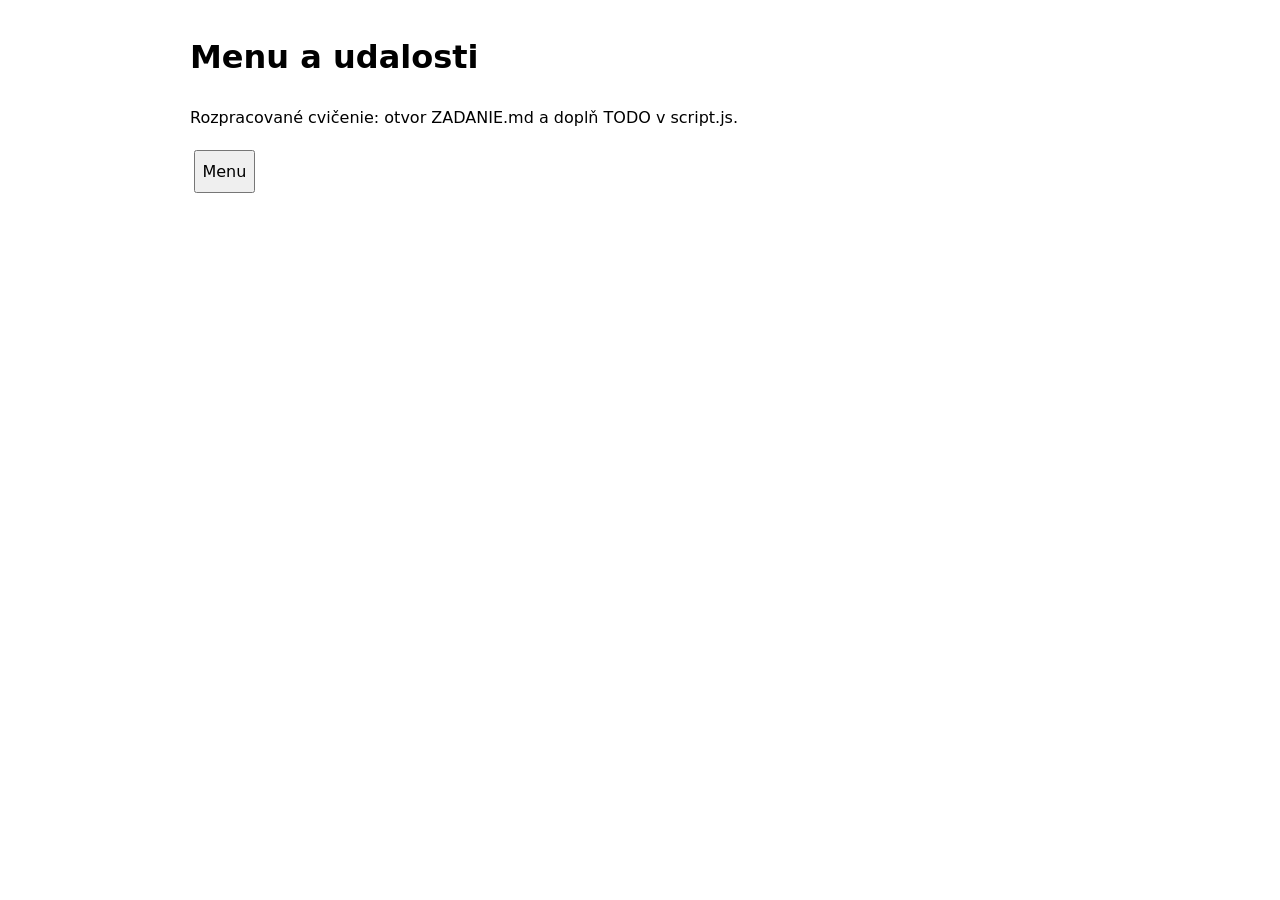
<file: cvicenia/01-menu/index.html>
<!doctype html>
<html lang="sk">
<head>
  <meta charset="UTF-8">
  <meta name="viewport" content="width=device-width, initial-scale=1">
  <title>Menu a udalosti – precvičenie</title>
  <link rel="stylesheet" href="style.css">
  <script src="script.js" defer></script>
</head>
<body>
  <main>
    <h1>Menu a udalosti</h1>
    <p>Rozpracované cvičenie: otvor ZADANIE.md a doplň TODO v script.js.</p>
    <button id="menu-toggle" aria-controls="menu" aria-expanded="false">Menu</button>
    <nav id="menu" hidden>
      <a href="#uvod">Úvod</a>
      <a href="#kontakt">Kontakt</a>
      <a href="#info">Info</a>
    </nav>
  </main>
</body>
</html>
</file>
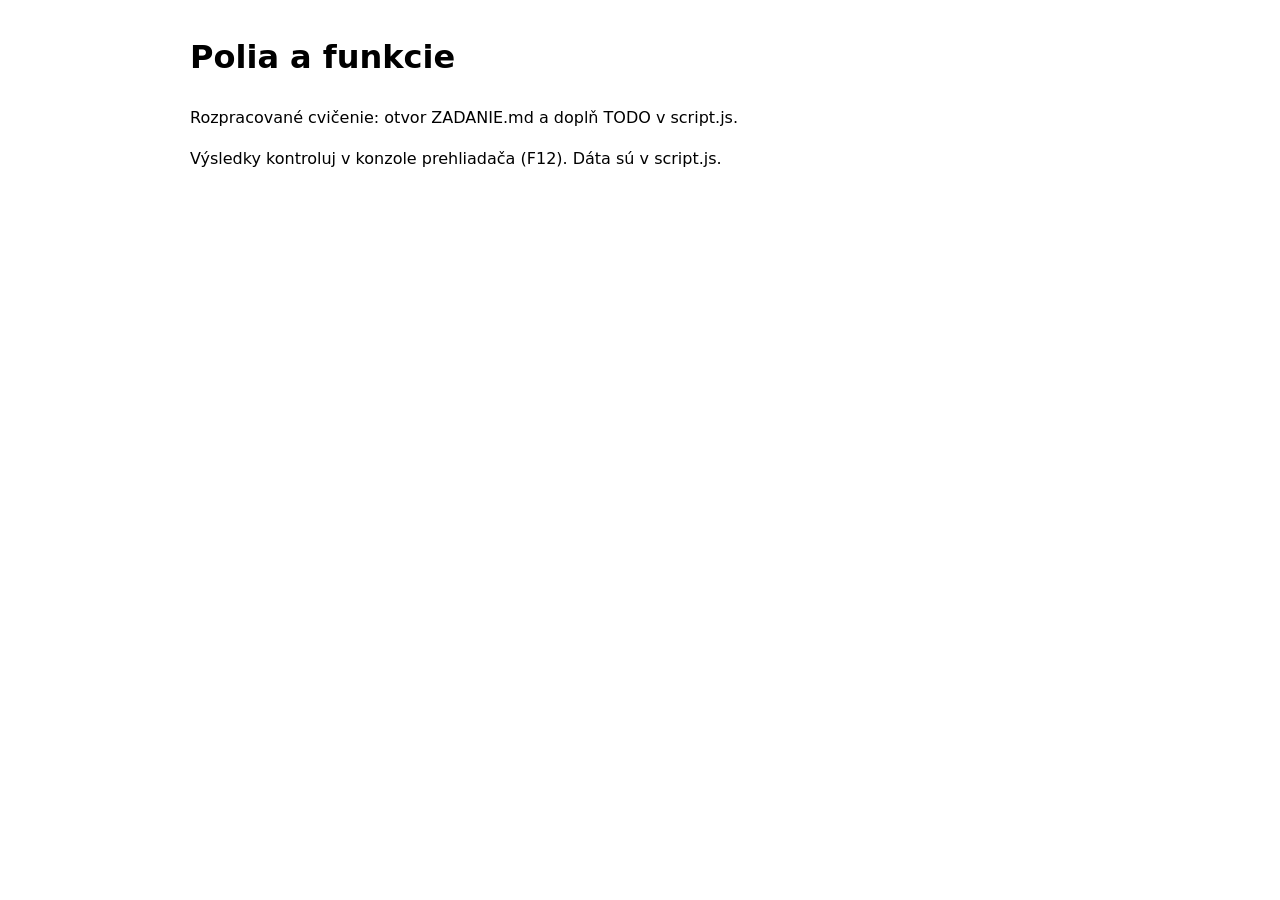
<file: cvicenia/02-polia/index.html>
<!doctype html>
<html lang="sk">
<head>
  <meta charset="UTF-8">
  <meta name="viewport" content="width=device-width, initial-scale=1">
  <title>Polia a funkcie – precvičenie</title>
  <link rel="stylesheet" href="style.css">
  <script src="script.js" defer></script>
</head>
<body>
  <main>
    <h1>Polia a funkcie</h1>
    <p>Rozpracované cvičenie: otvor ZADANIE.md a doplň TODO v script.js.</p>
    <p>Výsledky kontroluj v konzole prehliadača (F12). Dáta sú v script.js.</p>
  </main>
</body>
</html>
</file>
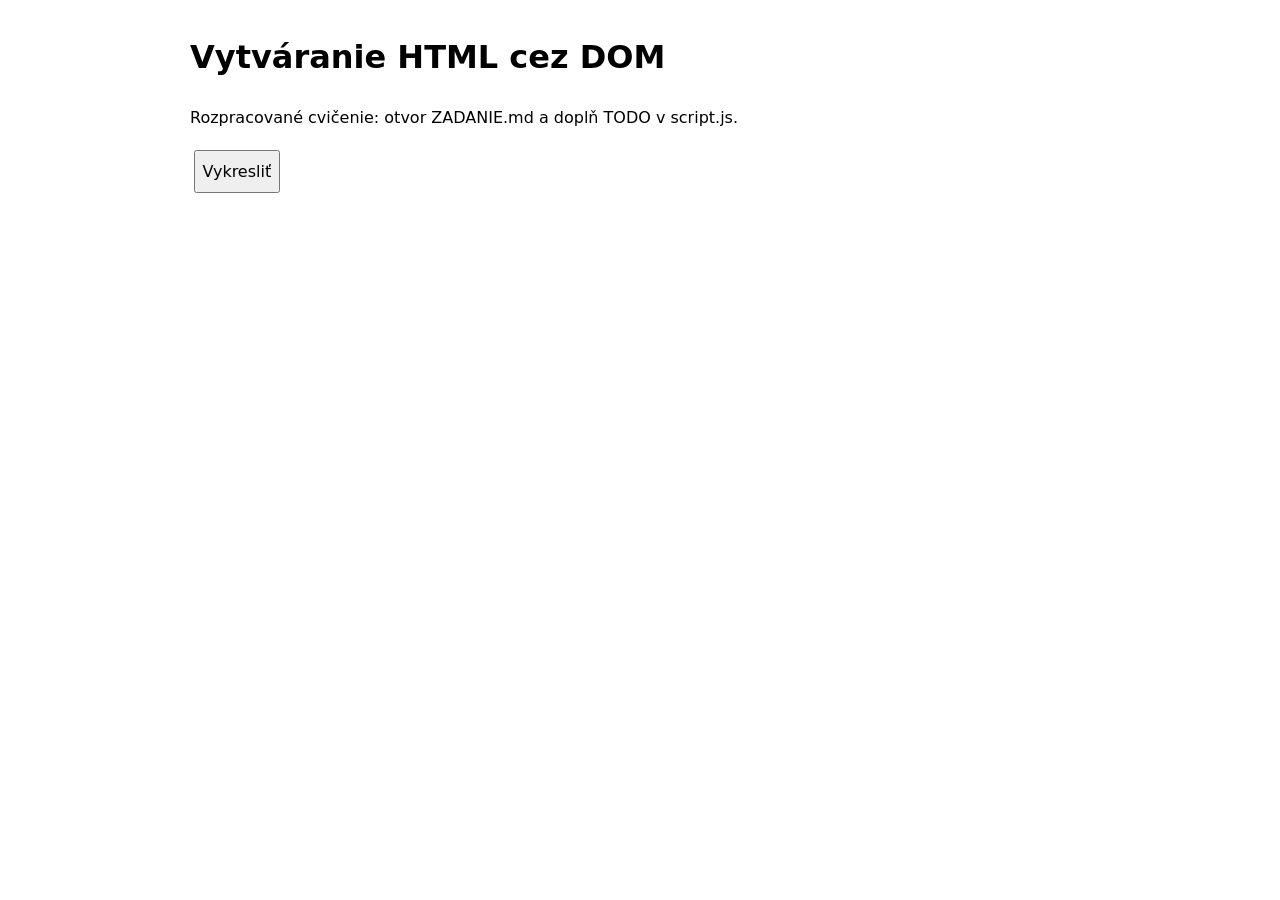
<file: cvicenia/03-vykreslenie/index.html>
<!doctype html>
<html lang="sk">
<head>
  <meta charset="UTF-8">
  <meta name="viewport" content="width=device-width, initial-scale=1">
  <title>Vytváranie HTML cez DOM – precvičenie</title>
  <link rel="stylesheet" href="style.css">
  <script src="script.js" defer></script>
</head>
<body>
  <main>
    <h1>Vytváranie HTML cez DOM</h1>
    <p>Rozpracované cvičenie: otvor ZADANIE.md a doplň TODO v script.js.</p>
    <button id="render">Vykresliť</button><div id="results" class="cards"></div>
  </main>
</body>
</html>
</file>
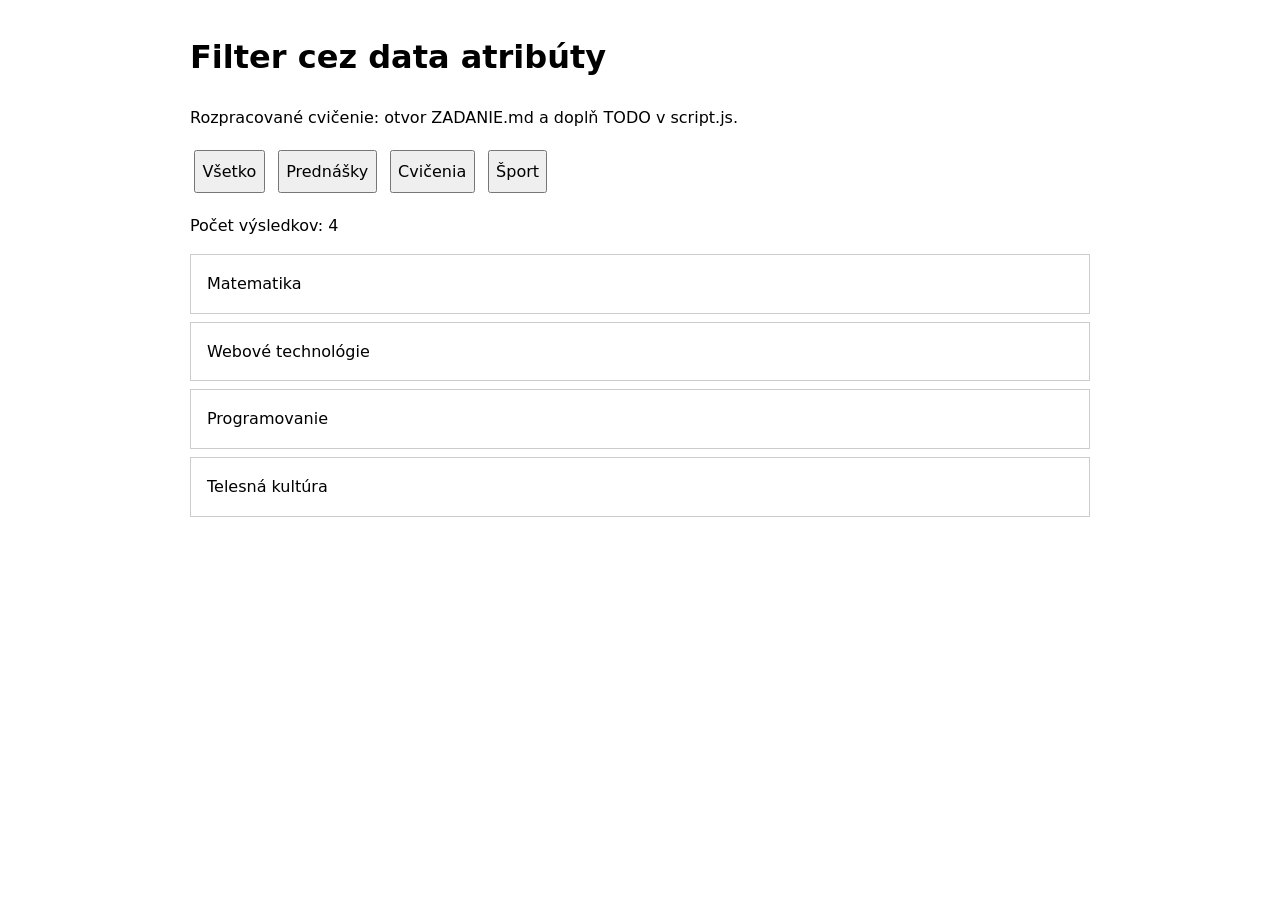
<file: cvicenia/04-filter/index.html>
<!doctype html>
<html lang="sk">
<head>
  <meta charset="UTF-8">
  <meta name="viewport" content="width=device-width, initial-scale=1">
  <title>Filter cez data atribúty – precvičenie</title>
  <link rel="stylesheet" href="style.css">
  <script src="script.js" defer></script>
</head>
<body>
  <main>
    <h1>Filter cez data atribúty</h1>
    <p>Rozpracované cvičenie: otvor ZADANIE.md a doplň TODO v script.js.</p>
    <div id="filters">
      <button data-filter="all" aria-pressed="true">Všetko</button>
      <button data-filter="lecture" aria-pressed="false">Prednášky</button>
      <button data-filter="exercise" aria-pressed="false">Cvičenia</button>
      <button data-filter="sport" aria-pressed="false">Šport</button>
    </div>
    <p id="filter-status" role="status"></p>
    <div class="cards">
      <article class="lesson" data-type="lecture">Matematika</article>
      <article class="lesson" data-type="lecture">Webové technológie</article>
      <article class="lesson" data-type="exercise">Programovanie</article>
      <article class="lesson" data-type="sport">Telesná kultúra</article>
    </div>
  </main>
</body>
</html>
</file>
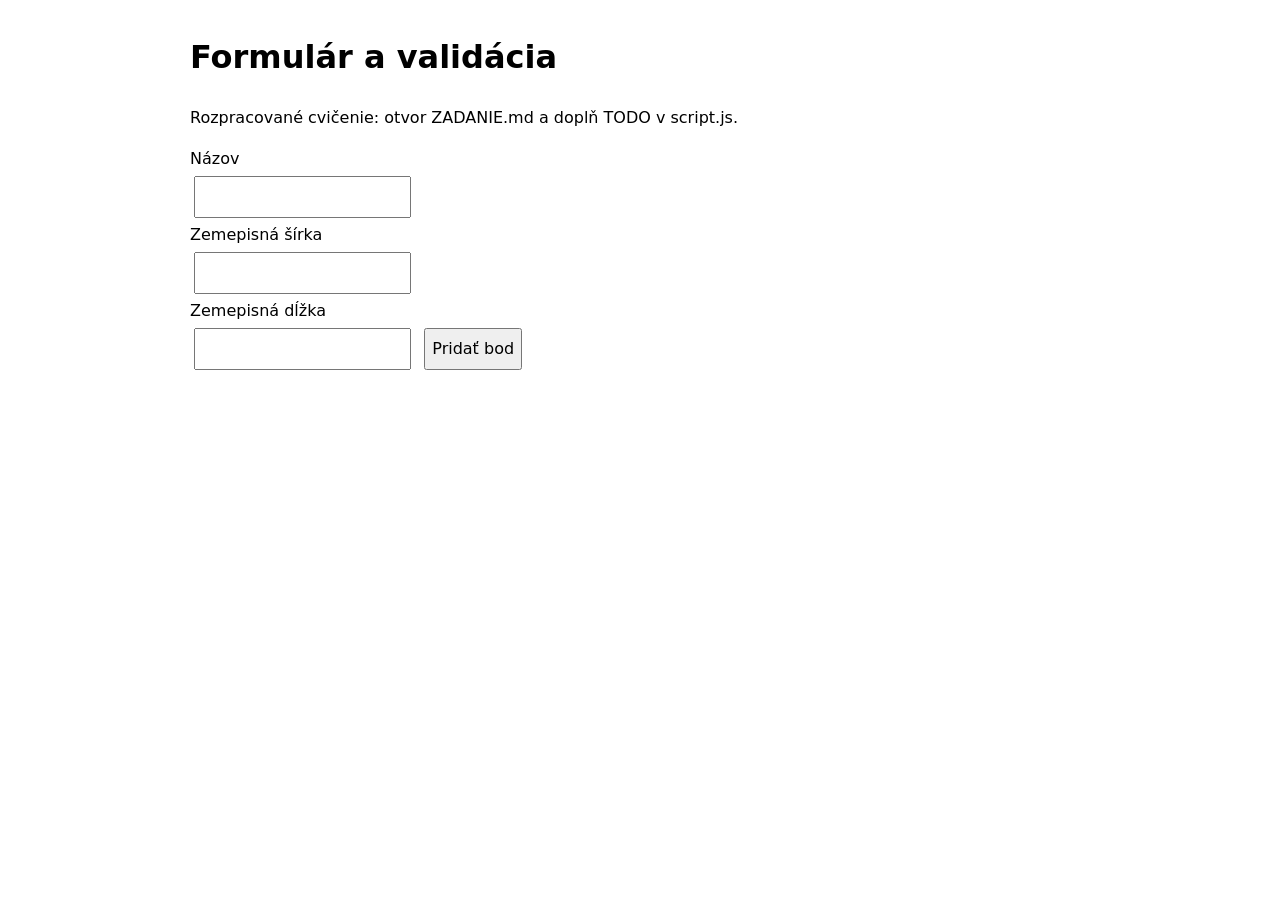
<file: cvicenia/05-formular/index.html>
<!doctype html>
<html lang="sk">
<head>
  <meta charset="UTF-8">
  <meta name="viewport" content="width=device-width, initial-scale=1">
  <title>Formulár a validácia – precvičenie</title>
  <link rel="stylesheet" href="style.css">
  <script src="script.js" defer></script>
</head>
<body>
  <main>
    <h1>Formulár a validácia</h1>
    <p>Rozpracované cvičenie: otvor ZADANIE.md a doplň TODO v script.js.</p>
    <form id="point-form" novalidate>
      <label for="point-name">Názov</label><input id="point-name" name="name">
      <label for="point-latitude">Zemepisná šírka</label><input id="point-latitude" name="latitude" type="number" step="any">
      <label for="point-longitude">Zemepisná dĺžka</label><input id="point-longitude" name="longitude" type="number" step="any">
      <button type="submit">Pridať bod</button>
    </form>
    <p id="status" role="status"></p>
    <div id="results" class="cards"></div>
  </main>
</body>
</html>
</file>
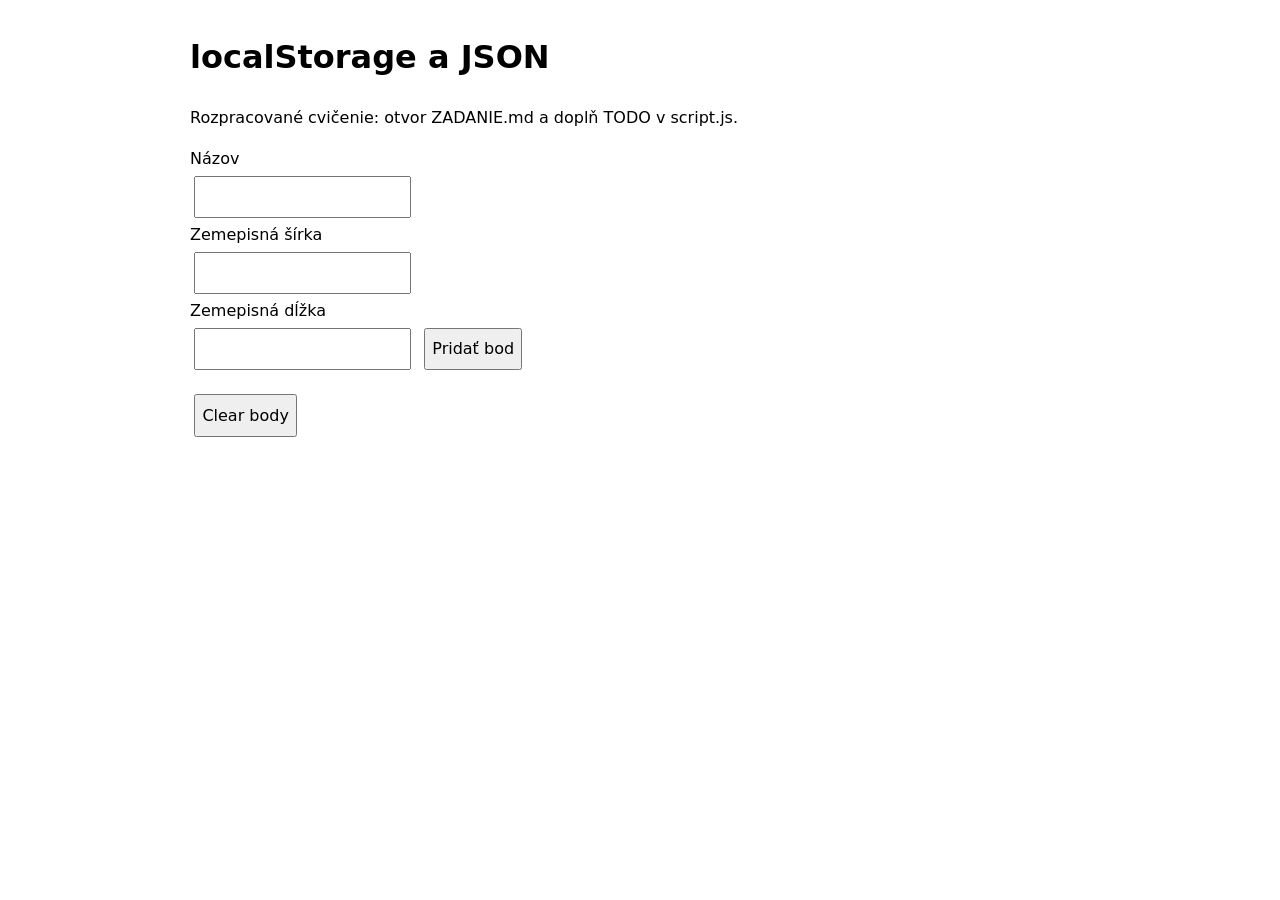
<file: cvicenia/06-localstorage/index.html>
<!doctype html>
<html lang="sk">
<head>
  <meta charset="UTF-8">
  <meta name="viewport" content="width=device-width, initial-scale=1">
  <title>Formulár a validácia – precvičenie</title>
  <link rel="stylesheet" href="style.css">
  <script src="script.js" defer></script>
</head>
<body>
  <main>
    <h1>localStorage a JSON</h1>
    <p>Rozpracované cvičenie: otvor ZADANIE.md a doplň TODO v script.js.</p>
    <form id="point-form" novalidate>
      <label for="point-name">Názov</label><input id="point-name" name="name">
      <label for="point-latitude">Zemepisná šírka</label><input id="point-latitude" name="latitude" type="number" step="any">
      <label for="point-longitude">Zemepisná dĺžka</label><input id="point-longitude" name="longitude" type="number" step="any">
      <button type="submit">Pridať bod</button>
    </form>
    <p id="status" role="status"></p>
    <button id="del">Clear body</button>
    <div id="results" class="cards"></div>
  </main>
</body>
</html>
</file>
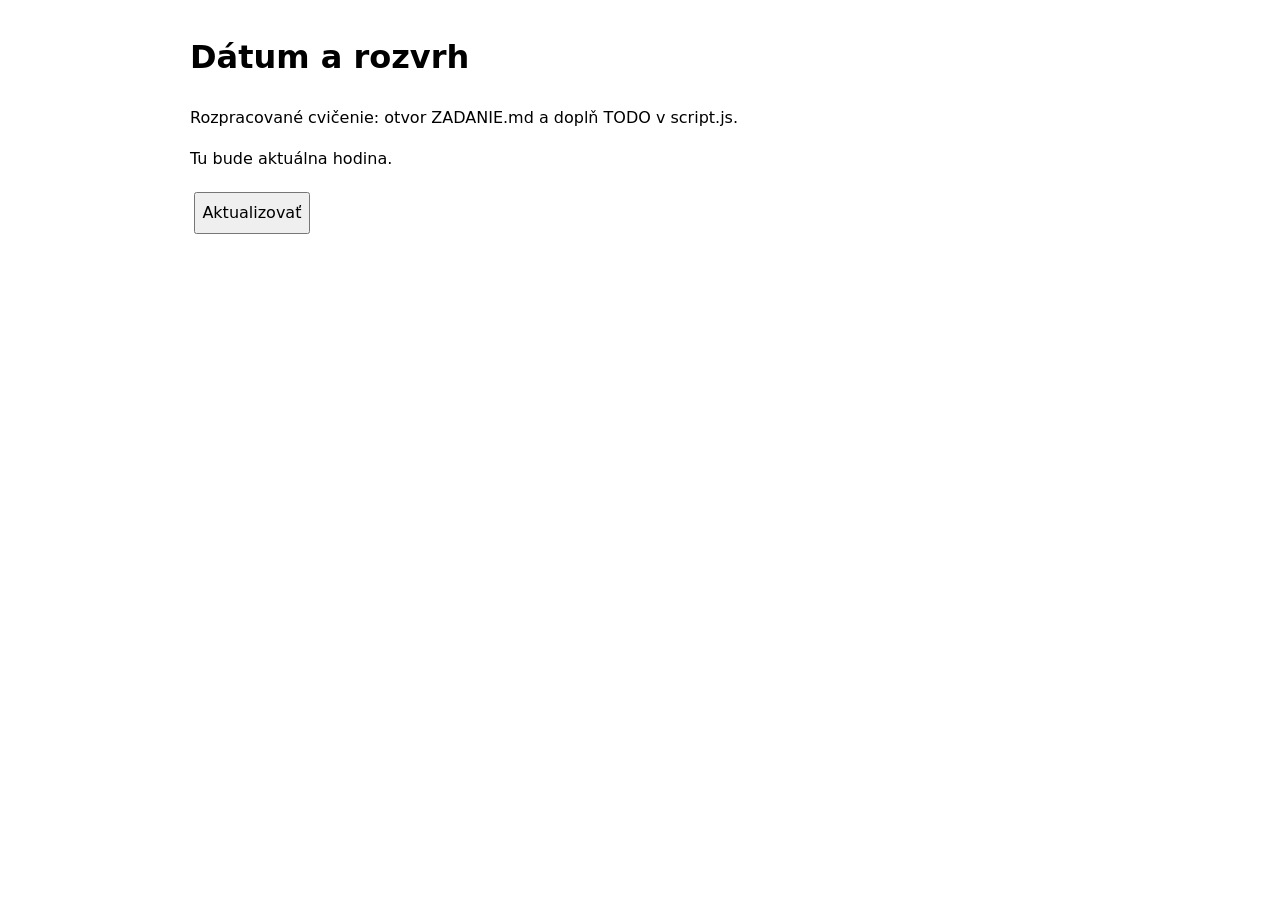
<file: cvicenia/07-datum/index.html>
<!doctype html>
<html lang="sk">
<head>
  <meta charset="UTF-8">
  <meta name="viewport" content="width=device-width, initial-scale=1">
  <title>Dátum a rozvrh – precvičenie</title>
  <link rel="stylesheet" href="style.css">
  <script src="script.js" defer></script>
</head>
<body>
  <main>
    <h1>Dátum a rozvrh</h1>
    <p>Rozpracované cvičenie: otvor ZADANIE.md a doplň TODO v script.js.</p>
    <p id="lesson-status" role="status">Tu bude aktuálna hodina.</p><button id="check">Aktualizovať</button>
  </main>
</body>
</html>
</file>
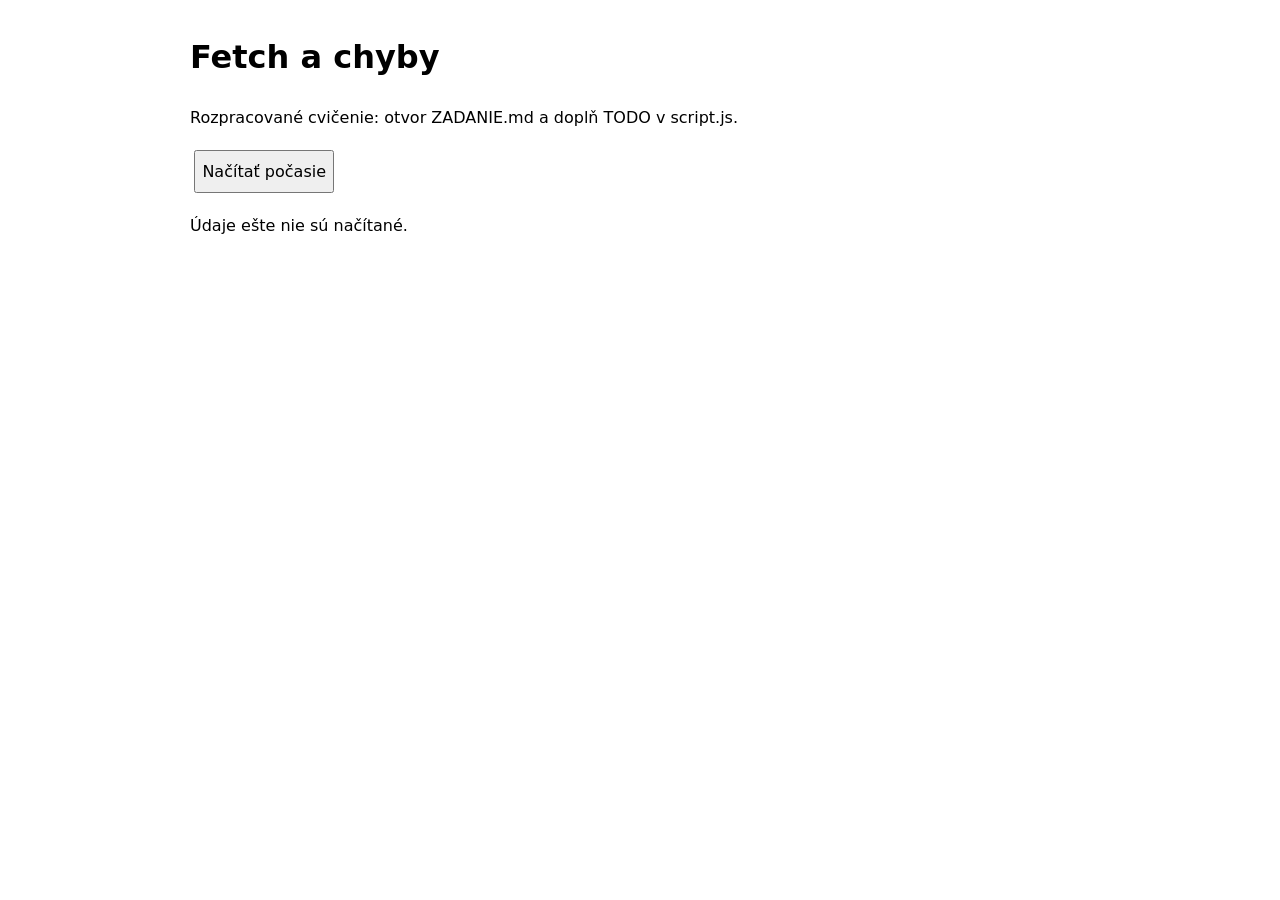
<file: cvicenia/08-fetch/index.html>
<!doctype html>
<html lang="sk">
<head>
  <meta charset="UTF-8">
  <meta name="viewport" content="width=device-width, initial-scale=1">
  <title>Fetch a chyby – precvičenie</title>
  <link rel="stylesheet" href="style.css">
  <script src="script.js" defer></script>
</head>
<body>
  <main>
    <h1>Fetch a chyby</h1>
    <p>Rozpracované cvičenie: otvor ZADANIE.md a doplň TODO v script.js.</p>
    <button id="load">Načítať počasie</button><p id="weather" role="status">Údaje ešte nie sú načítané.</p>
  </main>
</body>
</html>
</file>
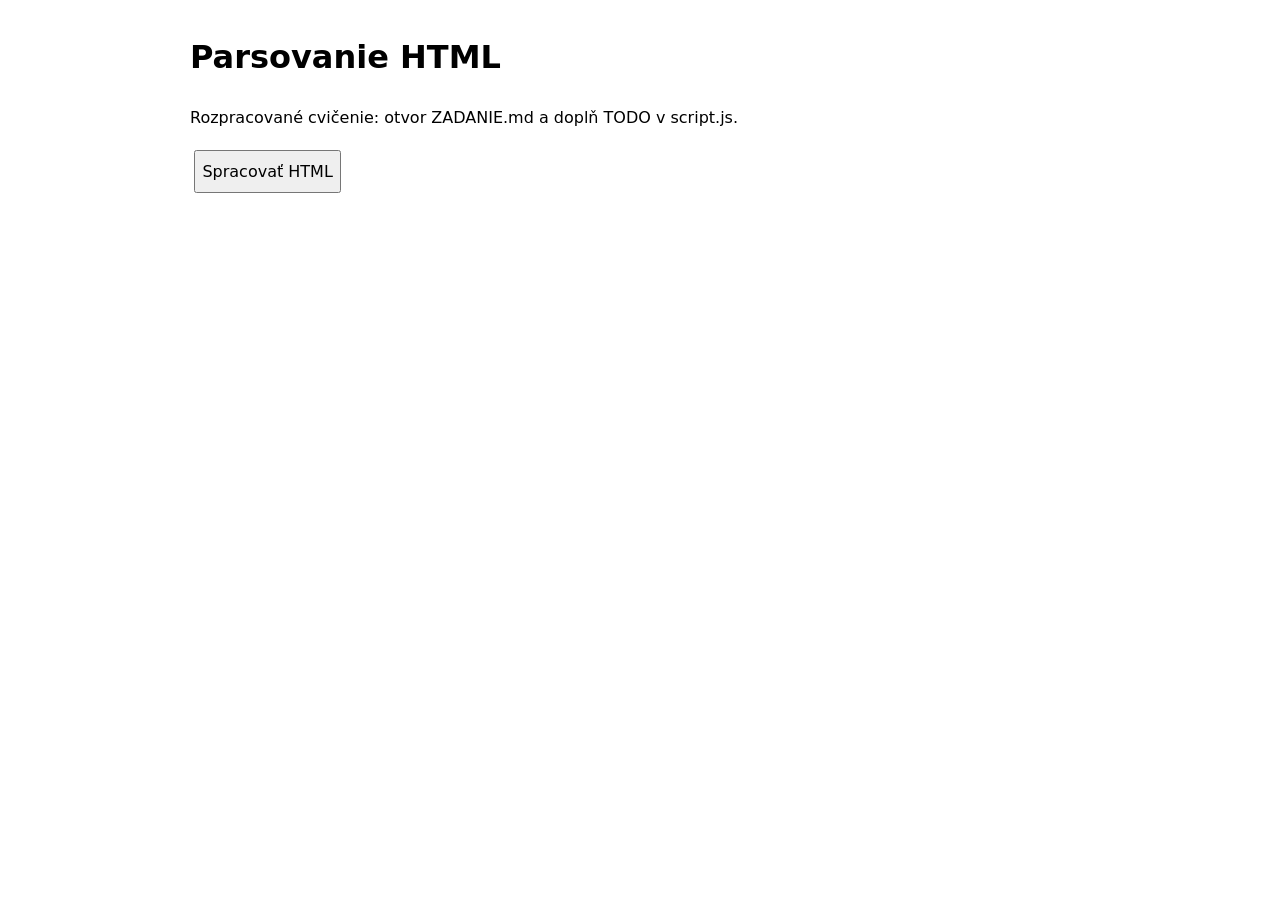
<file: cvicenia/09-parser/index.html>
<!doctype html>
<html lang="sk">
<head>
  <meta charset="UTF-8">
  <meta name="viewport" content="width=device-width, initial-scale=1">
  <title>Parsovanie HTML – precvičenie</title>
  <link rel="stylesheet" href="style.css">
  <script src="script.js" defer></script>
</head>
<body>
  <main>
    <h1>Parsovanie HTML</h1>
    <p>Rozpracované cvičenie: otvor ZADANIE.md a doplň TODO v script.js.</p>
    <button id="parse">Spracovať HTML</button><pre id="output"></pre>
  </main>
</body>
</html>
</file>
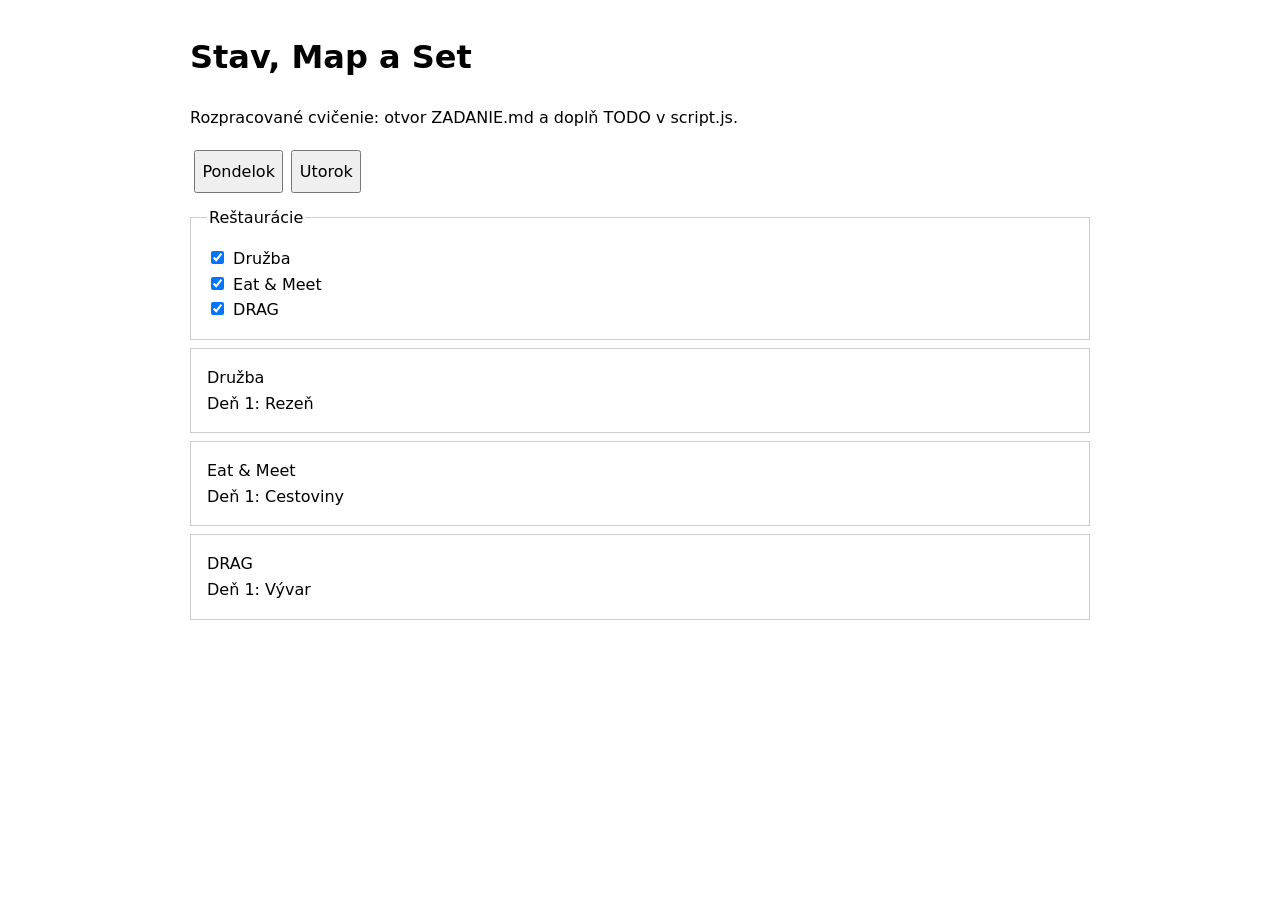
<file: cvicenia/10-stav-map-set/index.html>
<!doctype html>
<html lang="sk">
<head>
  <meta charset="UTF-8">
  <meta name="viewport" content="width=device-width, initial-scale=1">
  <title>Stav, Map a Set – precvičenie</title>
  <link rel="stylesheet" href="style.css">
  <script src="script.js" defer></script>
</head>
<body>
  <main>
    <h1>Stav, Map a Set</h1>
    <p>Rozpracované cvičenie: otvor ZADANIE.md a doplň TODO v script.js.</p>
    <div id="days"><button data-day="1">Pondelok</button><button data-day="2">Utorok</button></div>
<fieldset id="filters"><legend>Reštaurácie</legend>
<label><input type="checkbox" value="druzba" checked> Družba</label>
<label><input type="checkbox" value="eatandmeet" checked> Eat &amp; Meet</label>
<label><input type="checkbox" value="drag" checked> DRAG</label></fieldset>
<div id="results" class="cards"></div>
  </main>
</body>
</html>
</file>
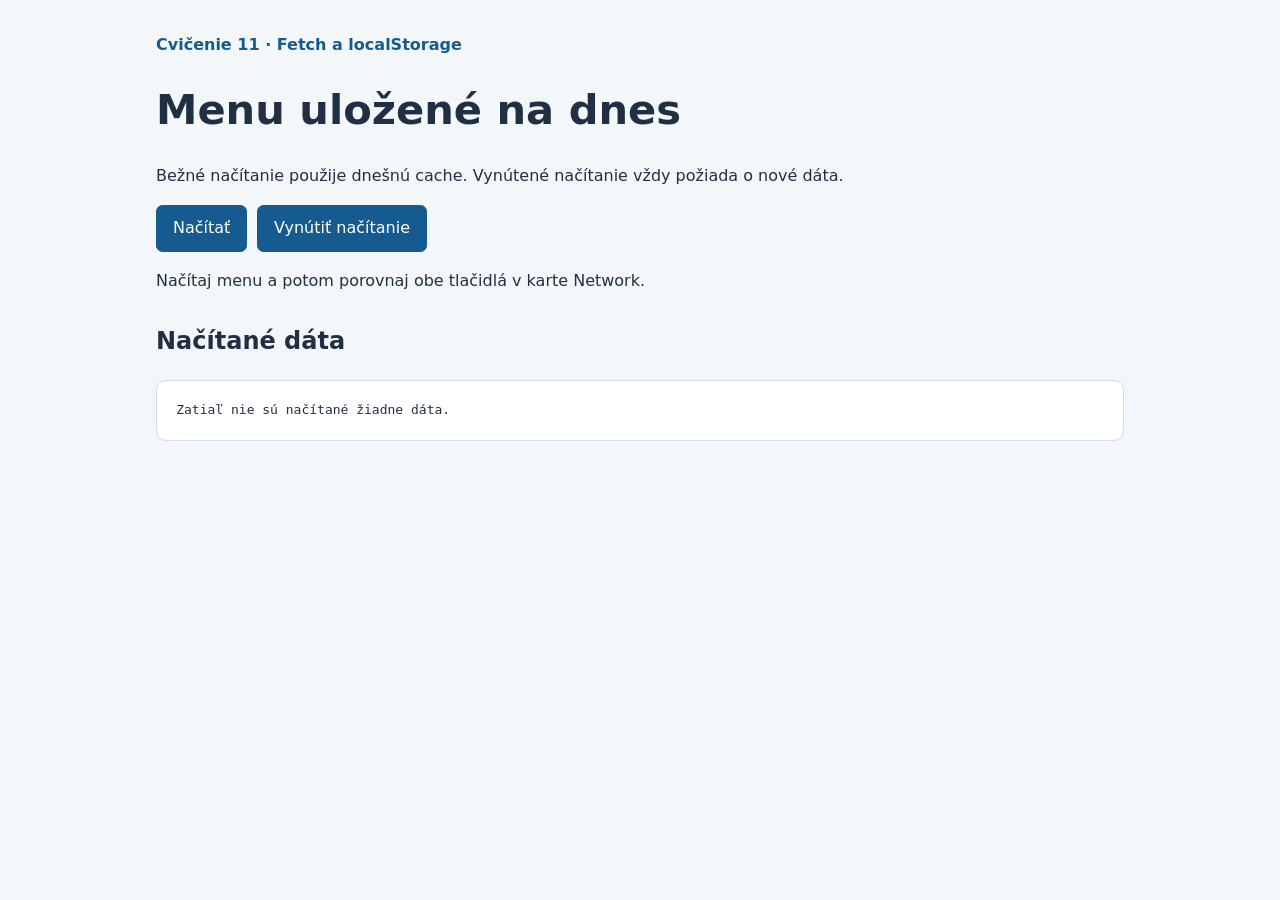
<file: cvicenia/11-cache/index.html>
﻿<!doctype html>
<html lang="sk">
<head>
  <meta charset="UTF-8">
  <meta name="viewport" content="width=device-width, initial-scale=1">
  <title>Cache a opakované načítanie</title>
  <link rel="stylesheet" href="style.css">
  <script src="script.js" defer></script>
</head>
<body>
  <main>
    <p class="eyebrow">Cvičenie 11 · Fetch a localStorage</p>
    <h1>Menu uložené na dnes</h1>
    <p>Bežné načítanie použije dnešnú cache. Vynútené načítanie vždy požiada o nové dáta.</p>
    <!-- Obe tlačidlá volajú rovnakú funkciu s inou hodnotou force. -->
    <div class="actions">
      <button id="load" type="button">Načítať</button>
      <button id="refresh" type="button">Vynútiť načítanie</button>
    </div>
    <p id="status" role="status">Načítaj menu a potom porovnaj obe tlačidlá v karte Network.</p>
    <h2>Načítané dáta</h2>
    <!-- pre zachová odsadenie JSON; textContent nevykonáva HTML. -->
    <pre id="output">Zatiaľ nie sú načítané žiadne dáta.</pre>
  </main>
</body>
</html>
</file>
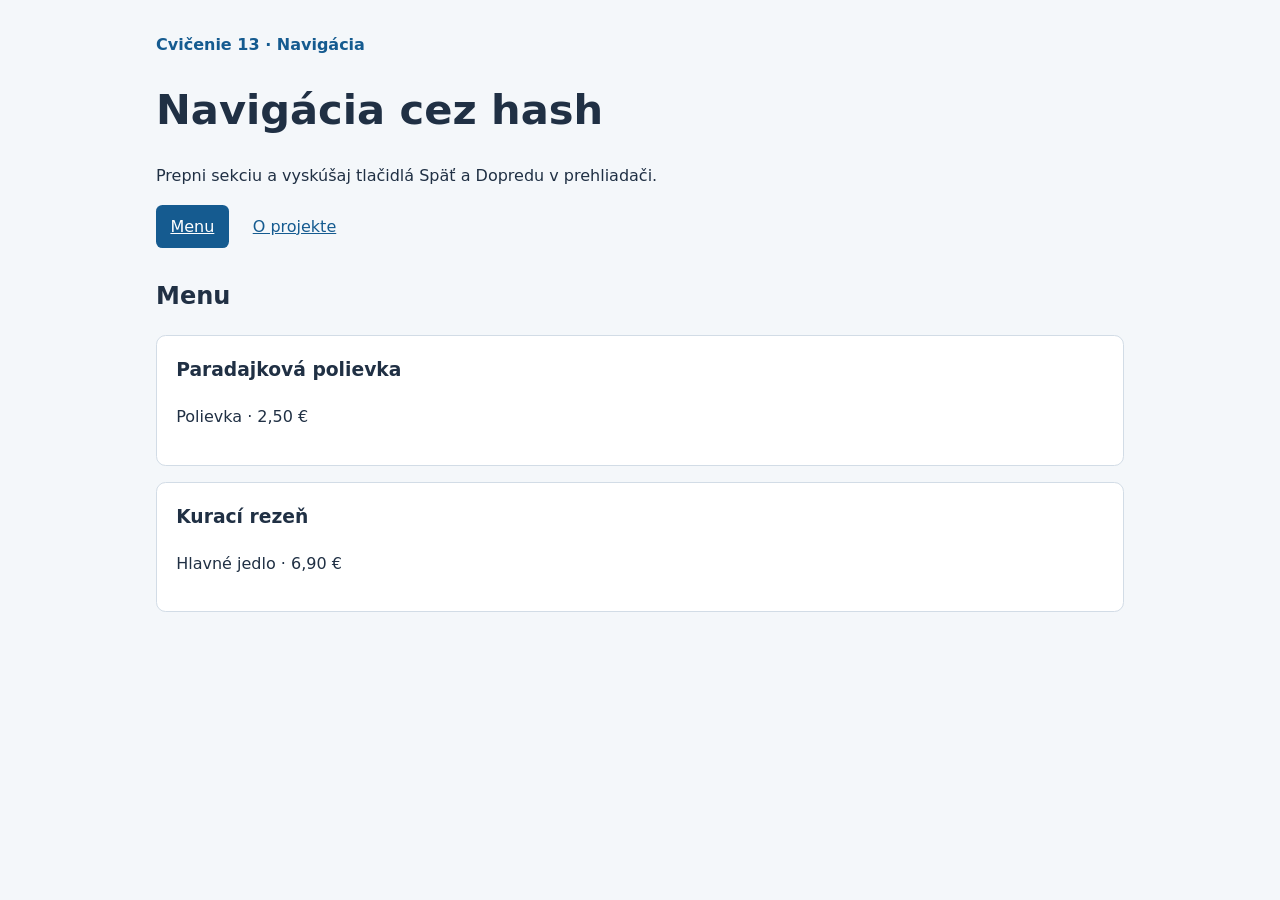
<file: cvicenia/13-hash/index.html>
﻿<!doctype html>
<html lang="sk">
<head>
  <meta charset="UTF-8">
  <meta name="viewport" content="width=device-width, initial-scale=1">
  <title>Navigácia cez hash</title>
  <link rel="stylesheet" href="style.css">
  <script src="script.js" defer></script>
</head>
<body>
  <main>
    <p class="eyebrow">Cvičenie 13 · Navigácia</p>
    <h1>Navigácia cez hash</h1>
    <p>Prepni sekciu a vyskúšaj tlačidlá Späť a Dopredu v prehliadači.</p>
    <!-- Bežné odkazy menia hash aj históriu bez vlastnej obsluhy click. -->
    <nav aria-label="Sekcie stránky">
      <a href="#menu">Menu</a>
      <a href="#o-projekte">O projekte</a>
    </nav>
    <section id="menu">
      <h2>Menu</h2>
      <article><h3>Paradajková polievka</h3><p>Polievka · 2,50 €</p></article>
      <article><h3>Kurací rezeň</h3><p>Hlavné jedlo · 6,90 €</p></article>
    </section>
    <section id="o-projekte" hidden>
      <h2>O projekte</h2>
      <p>Jednoduché prepínanie sekcií pomocou location.hash a udalosti hashchange.</p>
      <p>JavaScript upraví viditeľnosť, názov karty aj označenie aktívneho odkazu.</p>
    </section>
  </main>
</body>
</html>
</file>
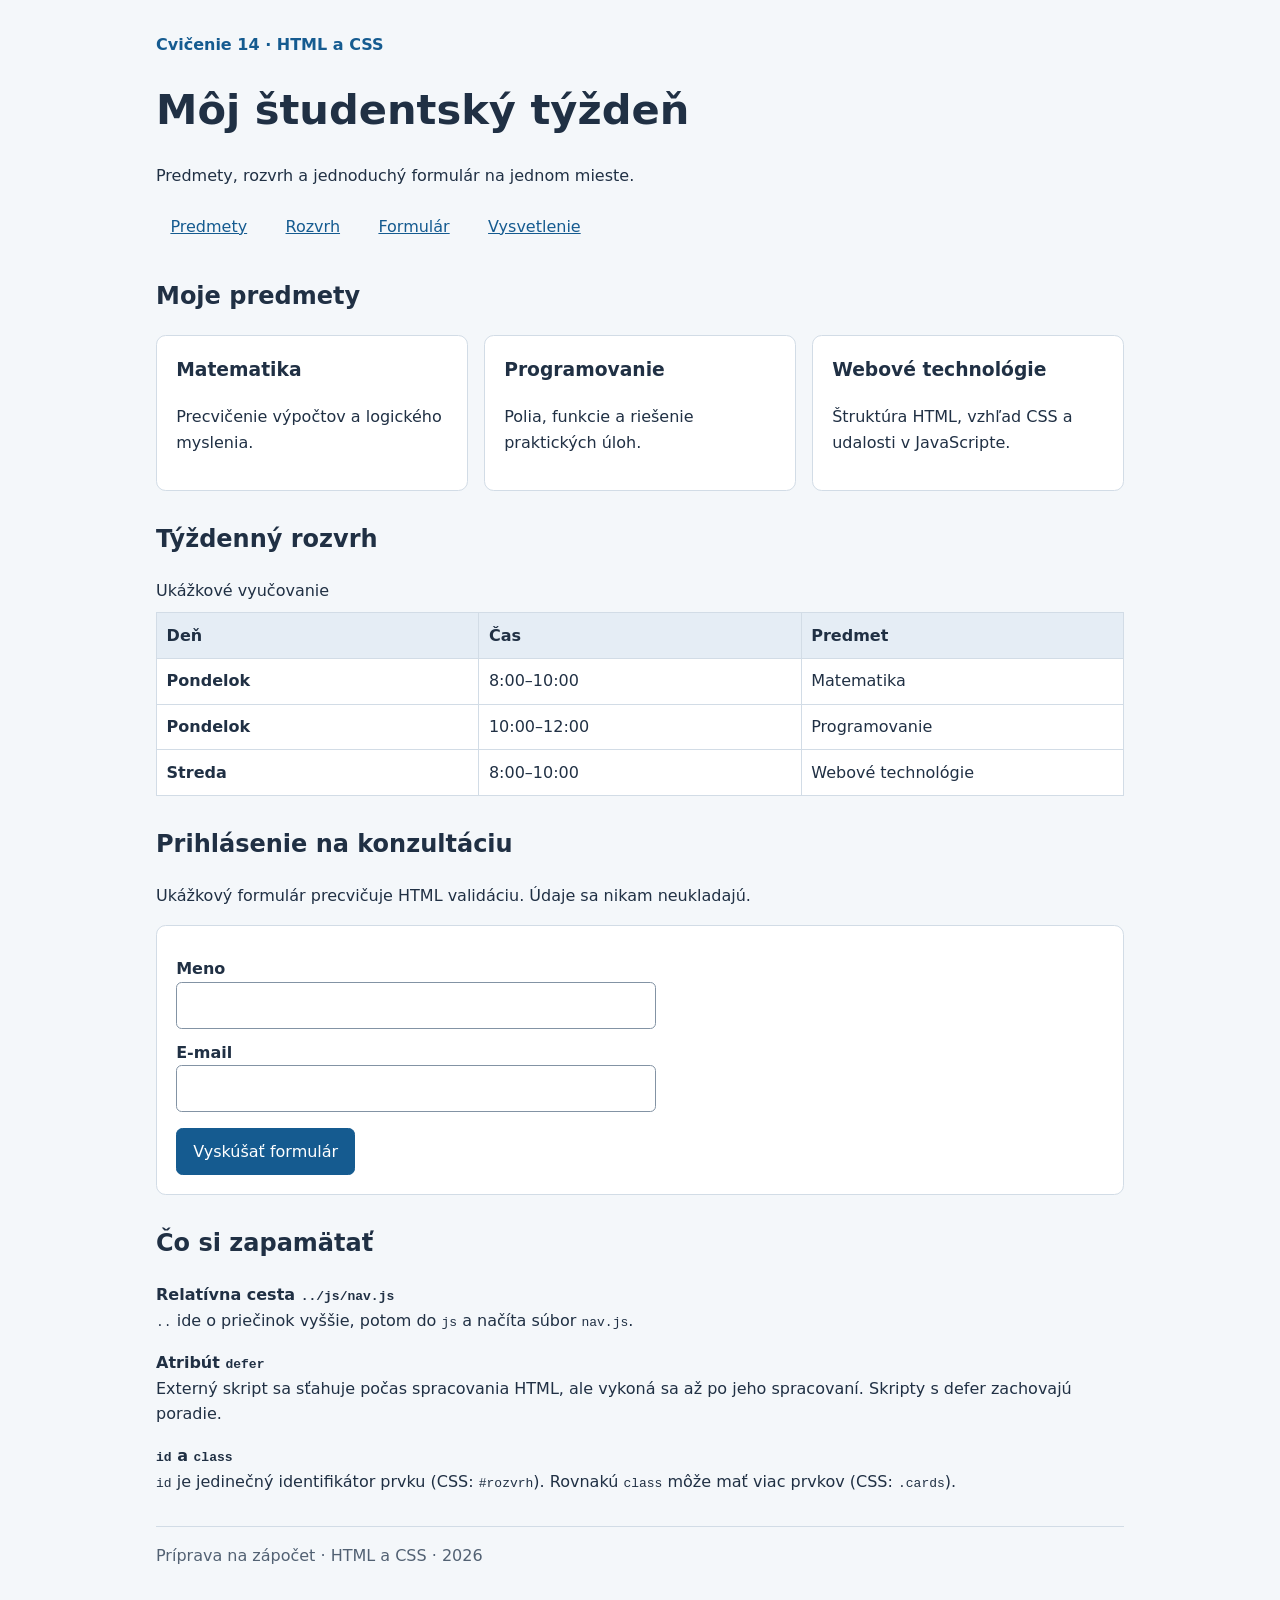
<file: cvicenia/14-html-css/index.html>
﻿<!doctype html>
<html lang="sk">
<head>
  <meta charset="UTF-8">
  <meta name="viewport" content="width=device-width, initial-scale=1">
  <title>Študentský rozvrh – HTML a CSS</title>
  <link rel="stylesheet" href="style.css">
</head>
<body>
  <!-- Sémantické prvky pomenúvajú význam jednotlivých častí stránky. -->
  <header>
    <p class="eyebrow">Cvičenie 14 · HTML a CSS</p>
    <h1>Môj študentský týždeň</h1>
    <p>Predmety, rozvrh a jednoduchý formulár na jednom mieste.</p>
  </header>
  <nav aria-label="Navigácia na stránke">
    <a href="#predmety">Predmety</a>
    <a href="#rozvrh">Rozvrh</a>
    <a href="#formular">Formulár</a>
    <a href="#vysvetlenie">Vysvetlenie</a>
  </nav>
  <main>
    <section id="predmety">
      <h2>Moje predmety</h2>
      <!-- Spoločná class upravuje všetky karty; id označuje jednu konkrétnu sekciu. -->
      <div class="cards">
        <article><h3>Matematika</h3><p>Precvičenie výpočtov a logického myslenia.</p></article>
        <article><h3>Programovanie</h3><p>Polia, funkcie a riešenie praktických úloh.</p></article>
        <article><h3>Webové technológie</h3><p>Štruktúra HTML, vzhľad CSS a udalosti v JavaScripte.</p></article>
      </div>
    </section>
    <section id="rozvrh">
      <h2>Týždenný rozvrh</h2>
      <!-- caption pomenúva tabuľku, scope prepája hlavičky so stĺpcami. -->
      <table>
        <caption>Ukážkové vyučovanie</caption>
        <thead><tr><th scope="col">Deň</th><th scope="col">Čas</th><th scope="col">Predmet</th></tr></thead>
        <tbody>
          <tr><th scope="row">Pondelok</th><td>8:00–10:00</td><td>Matematika</td></tr>
          <tr><th scope="row">Pondelok</th><td>10:00–12:00</td><td>Programovanie</td></tr>
          <tr><th scope="row">Streda</th><td>8:00–10:00</td><td>Webové technológie</td></tr>
        </tbody>
      </table>
    </section>
    <section id="formular">
      <h2>Prihlásenie na konzultáciu</h2>
      <p>Ukážkový formulár precvičuje HTML validáciu. Údaje sa nikam neukladajú.</p>
      <!-- GET odošle ukážkové hodnoty do adresy tejto stránky, bez serverového spracovania. -->
      <form action="#formular" method="get">
        <label for="student-name">Meno</label>
        <input id="student-name" name="name" autocomplete="given-name" required>
        <label for="student-email">E-mail</label>
        <input id="student-email" name="email" type="email" autocomplete="email" required>
        <button type="submit">Vyskúšať formulár</button>
      </form>
    </section>
    <section id="vysvetlenie">
      <h2>Čo si zapamätať</h2>
      <dl>
        <dt>Relatívna cesta <code>../js/nav.js</code></dt>
        <dd><code>..</code> ide o priečinok vyššie, potom do <code>js</code> a načíta súbor <code>nav.js</code>.</dd>
        <dt>Atribút <code>defer</code></dt>
        <dd>Externý skript sa sťahuje počas spracovania HTML, ale vykoná sa až po jeho spracovaní. Skripty s defer zachovajú poradie.</dd>
        <dt><code>id</code> a <code>class</code></dt>
        <dd><code>id</code> je jedinečný identifikátor prvku (CSS: <code>#rozvrh</code>). Rovnakú <code>class</code> môže mať viac prvkov (CSS: <code>.cards</code>).</dd>
      </dl>
    </section>
  </main>
  <footer><p>Príprava na zápočet · HTML a CSS · 2026</p></footer>
</body>
</html>
</file>
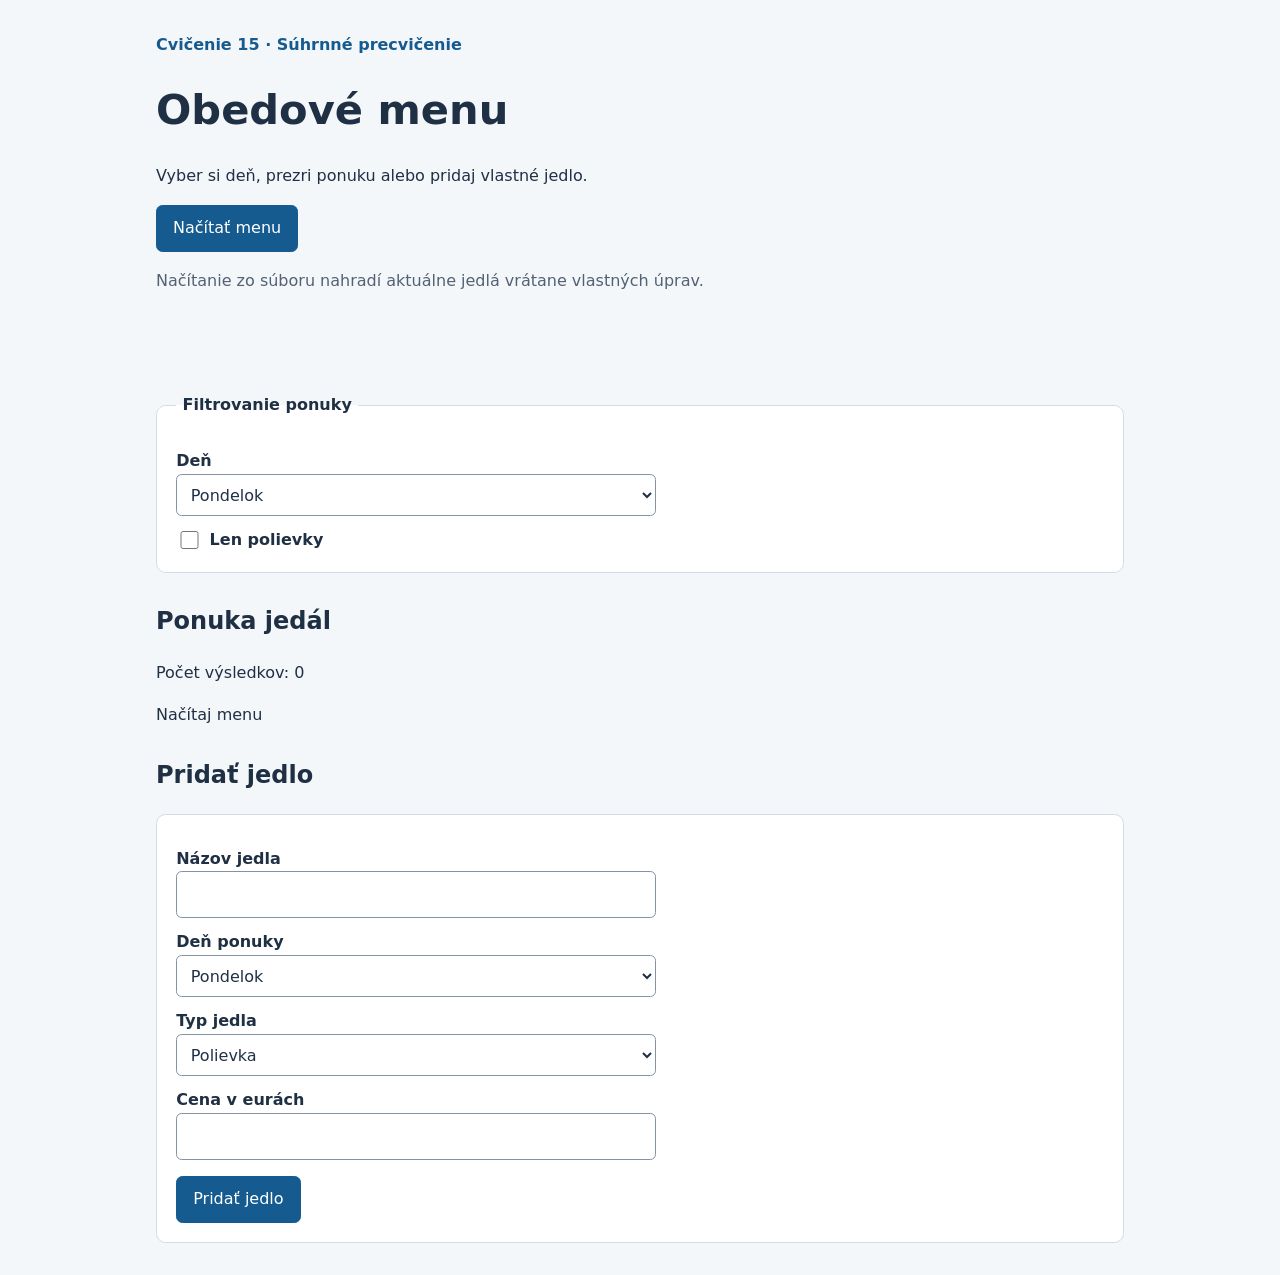
<file: cvicenia/15-skusobny-zapocet/index.html>
﻿<!doctype html>
<html lang="sk">
<head>
  <meta charset="UTF-8">
  <meta name="viewport" content="width=device-width, initial-scale=1">
  <title>Obedové menu – skúšobný zápočet</title>
  <link rel="stylesheet" href="style.css">
  <!-- defer spustí skript až po spracovaní HTML. -->
  <script src="app.js" defer></script>
</head>
<body>
  <main>
    <p class="eyebrow">Cvičenie 15 · Súhrnné precvičenie</p>
    <h1>Obedové menu</h1>
    <p>Vyber si deň, prezri ponuku alebo pridaj vlastné jedlo.</p>
    <button id="load" type="button">Načítať menu</button>
    <p class="hint">Načítanie zo súboru nahradí aktuálne jedlá vrátane vlastných úprav.</p>
    <!-- Stav operácie je oddelený od upozornení na ukladanie. -->
    <p id="status" role="status"></p>
    <p id="storage-status" role="status"></p>
    <fieldset>
      <legend>Filtrovanie ponuky</legend>
      <label for="day">Deň</label>
      <select id="day">
        <option value="1">Pondelok</option>
        <option value="2">Utorok</option>
      </select>
      <label class="checkbox" for="only-soups"><input id="only-soups" type="checkbox"> Len polievky</label>
    </fieldset>
    <section aria-labelledby="menu-heading">
      <h2 id="menu-heading">Ponuka jedál</h2>
      <p id="count" role="status"></p>
      <div id="results" class="cards"></div>
    </section>
    <section aria-labelledby="form-heading">
      <h2 id="form-heading">Pridať jedlo</h2>
      <!-- HTML kontroluje základné obmedzenia, JavaScript overuje aj medzery a dáta. -->
      <form id="meal-form">
        <label for="meal-name">Názov jedla</label>
        <input id="meal-name" name="name" required>
        <label for="meal-day">Deň ponuky</label>
        <select id="meal-day" name="day"><option value="1">Pondelok</option><option value="2">Utorok</option></select>
        <label for="meal-type">Typ jedla</label>
        <select id="meal-type" name="type"><option value="soup">Polievka</option><option value="main">Hlavné jedlo</option></select>
        <label for="meal-price">Cena v eurách</label>
        <input id="meal-price" name="price" type="number" min="0.01" step="0.01" required>
        <button type="submit">Pridať jedlo</button>
      </form>
    </section>
    <noscript>Na načítanie a úpravu menu potrebuješ zapnutý JavaScript.</noscript>
  </main>
</body>
</html>
</file>
<file: cvicenia/01-menu/style.css>
body { font-family: system-ui, sans-serif; max-width: 900px; margin: 2rem auto; padding: 0 1rem; line-height: 1.6; }
button, input, select { font: inherit; padding: .4rem; margin: .25rem; }
label { display: block; }
article, fieldset { border: 1px solid #ccc; padding: 1rem; margin: .5rem 0; }
pre { white-space: pre-wrap; overflow-wrap: anywhere; }
:focus-visible { outline: 3px solid #1769aa; outline-offset: 3px; }
[hidden] { display: none !important; }
/* TODO: Podľa zadania doplň vzhľad, triedy a responzivitu. */
</file>
<file: cvicenia/02-polia/style.css>
body { font-family: system-ui, sans-serif; max-width: 900px; margin: 2rem auto; padding: 0 1rem; line-height: 1.6; }
button, input, select { font: inherit; padding: .4rem; margin: .25rem; }
label { display: block; }
article, fieldset { border: 1px solid #ccc; padding: 1rem; margin: .5rem 0; }
pre { white-space: pre-wrap; overflow-wrap: anywhere; }
:focus-visible { outline: 3px solid #1769aa; outline-offset: 3px; }
[hidden] { display: none !important; }
/* TODO: Podľa zadania doplň vzhľad, triedy a responzivitu. */
</file>
<file: cvicenia/03-vykreslenie/style.css>
body { font-family: system-ui, sans-serif; max-width: 900px; margin: 2rem auto; padding: 0 1rem; line-height: 1.6; }
button, input, select { font: inherit; padding: .4rem; margin: .25rem; }
label { display: block; }
article, fieldset { border: 1px solid #ccc; padding: 1rem; margin: .5rem 0; }
pre { white-space: pre-wrap; overflow-wrap: anywhere; }
:focus-visible { outline: 3px solid #1769aa; outline-offset: 3px; }
[hidden] { display: none !important; }
/* TODO: Podľa zadania doplň vzhľad, triedy a responzivitu. */
.soup{
    background-color: #8ba2b5;
}
.name{
    background-color: aquamarine;
    padding: 8px;
    border-radius: 8px;
}
.type{
    background-color: red   ;
    padding: 8px;
    border-radius: 8px;
}
.price{
    background-color: rgb(248, 244, 1)   ;
    padding: 8px;
    border-radius: 8px;
}

#results{
    display: flex;
    align-items: center;
    flex-direction: row;
}

#results article {
  display: flex;
  flex-wrap: wrap;
  align-items: center;
  gap: 10px;
  padding: 15px;
  border-radius: 8px;
}
</file>
<file: cvicenia/04-filter/style.css>
body { font-family: system-ui, sans-serif; max-width: 900px; margin: 2rem auto; padding: 0 1rem; line-height: 1.6; }
button, input, select { font: inherit; padding: .4rem; margin: .25rem; }
label { display: block; }
article, fieldset { border: 1px solid #ccc; padding: 1rem; margin: .5rem 0; }
pre { white-space: pre-wrap; overflow-wrap: anywhere; }
:focus-visible { outline: 3px solid #1769aa; outline-offset: 3px; }
[hidden] { display: none !important; }
/* TODO: Podľa zadania doplň vzhľad, triedy a responzivitu. */
</file>
<file: cvicenia/05-formular/style.css>
body { font-family: system-ui, sans-serif; max-width: 900px; margin: 2rem auto; padding: 0 1rem; line-height: 1.6; }
button, input, select { font: inherit; padding: .4rem; margin: .25rem; }
label { display: block; }
article, fieldset { border: 1px solid #ccc; padding: 1rem; margin: .5rem 0; }
pre { white-space: pre-wrap; overflow-wrap: anywhere; }
:focus-visible { outline: 3px solid #1769aa; outline-offset: 3px; }
[hidden] { display: none !important; }
/* TODO: Podľa zadania doplň vzhľad, triedy a responzivitu. */
.name{
    background-color: aquamarine;
    padding: 8px;
    border-radius: 8px;
}
.la{
    background-color: red   ;
    padding: 8px;
    border-radius: 8px;
}
.lo{
    background-color: rgb(248, 244, 1)   ;
    padding: 8px;
    border-radius: 8px;
}

#results{
    display: flex;
    align-items: center;
    flex-direction: row;
}

#results article {
  display: flex;
  flex-wrap: wrap;
  align-items: center;
  gap: 10px;
  padding: 15px;
  border-radius: 8px;
}
</file>
<file: cvicenia/06-localstorage/style.css>
body { font-family: system-ui, sans-serif; max-width: 900px; margin: 2rem auto; padding: 0 1rem; line-height: 1.6; }
button, input, select { font: inherit; padding: .4rem; margin: .25rem; }
label { display: block; }
article, fieldset { border: 1px solid #ccc; padding: 1rem; margin: .5rem 0; }
pre { white-space: pre-wrap; overflow-wrap: anywhere; }
:focus-visible { outline: 3px solid #1769aa; outline-offset: 3px; }
[hidden] { display: none !important; }
/* TODO: Podľa zadania doplň vzhľad, triedy a responzivitu. */
.name{
    background-color: aquamarine;
    padding: 8px;
    border-radius: 8px;
}
.la{
    background-color: red   ;
    padding: 8px;
    border-radius: 8px;
}
.lo{
    background-color: rgb(248, 244, 1)   ;
    padding: 8px;
    border-radius: 8px;
}

#results{
    display: flex;
    align-items: center;
    flex-direction: row;
}

#results article {
  display: flex;
  flex-wrap: wrap;
  align-items: center;
  gap: 10px;
  padding: 15px;
  border-radius: 8px;
}
</file>
<file: cvicenia/07-datum/style.css>
body { font-family: system-ui, sans-serif; max-width: 900px; margin: 2rem auto; padding: 0 1rem; line-height: 1.6; }
button, input, select { font: inherit; padding: .4rem; margin: .25rem; }
label { display: block; }
article, fieldset { border: 1px solid #ccc; padding: 1rem; margin: .5rem 0; }
pre { white-space: pre-wrap; overflow-wrap: anywhere; }
:focus-visible { outline: 3px solid #1769aa; outline-offset: 3px; }
[hidden] { display: none !important; }
/* TODO: Podľa zadania doplň vzhľad, triedy a responzivitu. */
</file>
<file: cvicenia/08-fetch/style.css>
body { font-family: system-ui, sans-serif; max-width: 900px; margin: 2rem auto; padding: 0 1rem; line-height: 1.6; }
button, input, select { font: inherit; padding: .4rem; margin: .25rem; }
label { display: block; }
article, fieldset { border: 1px solid #ccc; padding: 1rem; margin: .5rem 0; }
pre { white-space: pre-wrap; overflow-wrap: anywhere; }
:focus-visible { outline: 3px solid #1769aa; outline-offset: 3px; }
[hidden] { display: none !important; }
/* TODO: Podľa zadania doplň vzhľad, triedy a responzivitu. */
</file>
<file: cvicenia/09-parser/style.css>
body { font-family: system-ui, sans-serif; max-width: 900px; margin: 2rem auto; padding: 0 1rem; line-height: 1.6; }
button, input, select { font: inherit; padding: .4rem; margin: .25rem; }
label { display: block; }
article, fieldset { border: 1px solid #ccc; padding: 1rem; margin: .5rem 0; }
pre { white-space: pre-wrap; overflow-wrap: anywhere; }
:focus-visible { outline: 3px solid #1769aa; outline-offset: 3px; }
[hidden] { display: none !important; }
/* TODO: Podľa zadania doplň vzhľad, triedy a responzivitu. */
</file>
<file: cvicenia/10-stav-map-set/style.css>
body { font-family: system-ui, sans-serif; max-width: 900px; margin: 2rem auto; padding: 0 1rem; line-height: 1.6; }
button, input, select { font: inherit; padding: .4rem; margin: .25rem; }
label { display: block; }
article, fieldset { border: 1px solid #ccc; padding: 1rem; margin: .5rem 0; }
pre { white-space: pre-wrap; overflow-wrap: anywhere; }
:focus-visible { outline: 3px solid #1769aa; outline-offset: 3px; }
[hidden] { display: none !important; }
/* TODO: Podľa zadania doplň vzhľad, triedy a responzivitu. */
</file>
<file: cvicenia/11-cache/style.css>
﻿/* border-box započíta padding aj okraj do šírky prvku. */
* { box-sizing: border-box; }
body {
  max-width: 1000px;
  margin: 2rem auto;
  padding: 0 1rem;
  background: #f4f7fa;
  color: #203044;
  font-family: system-ui, sans-serif;
  line-height: 1.6;
  overflow-wrap: anywhere;
}
h1 { line-height: 1.2; font-size: clamp(1.8rem, 5vw, 2.6rem); }
h2 { margin-top: 1.8rem; }
h3 { margin-top: 0; }
a { color: #155b90; }
.eyebrow { color: #155b90; font-weight: 700; }
.hint, footer { color: #526173; }
/* Flex zalomí ovládacie prvky, ak na úzkej obrazovke nemajú miesto. */
nav, .actions { display: flex; flex-wrap: wrap; gap: .6rem; }
nav a { padding: .55rem .9rem; border-radius: .4rem; }
nav a[aria-current="page"] { background: #155b90; color: white; }
button, input, select { font: inherit; }
button {
  padding: .6rem 1rem;
  border: 1px solid #155b90;
  border-radius: .4rem;
  background: #155b90;
  color: white;
  cursor: pointer;
}
button:hover { background: #10466f; }
button:disabled { opacity: .6; cursor: wait; }
label { display: block; margin-top: .7rem; font-weight: 600; }
input:not([type="checkbox"]), select {
  display: block;
  width: 100%;
  max-width: 30rem;
  padding: .6rem;
  border: 1px solid #8393a4;
  border-radius: .35rem;
  background: white;
  color: inherit;
}
.checkbox { display: flex; align-items: center; gap: .5rem; }
input[type="checkbox"] { width: 1.15rem; height: 1.15rem; }
form button { margin-top: 1rem; }
article, fieldset, form, pre {
  min-width: 0;
  margin: 1rem 0;
  padding: 1.2rem;
  border: 1px solid #d2dce6;
  border-radius: .6rem;
  background: white;
}
form fieldset { margin: 0; }
legend { font-weight: 700; padding: 0 .4rem; }
/* minmax(0, 1fr) zabráni tomu, aby dlhý názov rozšíril stĺpec. */
.cards { display: grid; grid-template-columns: repeat(3, minmax(0, 1fr)); gap: 1rem; }
.cards article { margin: 0; }
.soup { border-top: 4px solid #b45309; }
.main { border-top: 4px solid #155b90; }
pre { white-space: pre-wrap; overflow-wrap: anywhere; }
#status, #storage-status { min-height: 1.6em; }
/* Mapa potrebuje výšku, inak sa jej podklady nezobrazia. */
#map { height: 380px; border: 1px solid #8393a4; border-radius: .6rem; }
table { width: 100%; border-collapse: collapse; background: white; table-layout: fixed; }
caption { text-align: left; margin-bottom: .5rem; }
th, td { text-align: left; border: 1px solid #d2dce6; padding: .6rem; }
thead { background: #e5edf5; }
dt { margin-top: 1rem; font-weight: 700; }
dd { margin-left: 0; }
footer { border-top: 1px solid #d2dce6; margin-top: 2rem; }
/* Fokus musí zostať viditeľný pri ovládaní klávesom Tab. */
:focus-visible { outline: 3px solid #b45309; outline-offset: 3px; }
[hidden] { display: none !important; }
/* Pod 768 px sú karty pod sebou, vrátane telefónu so šírkou 360 px. */
@media (max-width: 767px) {
  body { margin: 1rem auto; }
  .cards { grid-template-columns: 1fr; }
  th, td { padding: .35rem; }
}
</file>
<file: cvicenia/13-hash/style.css>
﻿/* border-box započíta padding aj okraj do šírky prvku. */
* { box-sizing: border-box; }
body {
  max-width: 1000px;
  margin: 2rem auto;
  padding: 0 1rem;
  background: #f4f7fa;
  color: #203044;
  font-family: system-ui, sans-serif;
  line-height: 1.6;
  overflow-wrap: anywhere;
}
h1 { line-height: 1.2; font-size: clamp(1.8rem, 5vw, 2.6rem); }
h2 { margin-top: 1.8rem; }
h3 { margin-top: 0; }
a { color: #155b90; }
.eyebrow { color: #155b90; font-weight: 700; }
.hint, footer { color: #526173; }
/* Flex zalomí ovládacie prvky, ak na úzkej obrazovke nemajú miesto. */
nav, .actions { display: flex; flex-wrap: wrap; gap: .6rem; }
nav a { padding: .55rem .9rem; border-radius: .4rem; }
nav a[aria-current="page"] { background: #155b90; color: white; }
button, input, select { font: inherit; }
button {
  padding: .6rem 1rem;
  border: 1px solid #155b90;
  border-radius: .4rem;
  background: #155b90;
  color: white;
  cursor: pointer;
}
button:hover { background: #10466f; }
button:disabled { opacity: .6; cursor: wait; }
label { display: block; margin-top: .7rem; font-weight: 600; }
input:not([type="checkbox"]), select {
  display: block;
  width: 100%;
  max-width: 30rem;
  padding: .6rem;
  border: 1px solid #8393a4;
  border-radius: .35rem;
  background: white;
  color: inherit;
}
.checkbox { display: flex; align-items: center; gap: .5rem; }
input[type="checkbox"] { width: 1.15rem; height: 1.15rem; }
form button { margin-top: 1rem; }
article, fieldset, form, pre {
  min-width: 0;
  margin: 1rem 0;
  padding: 1.2rem;
  border: 1px solid #d2dce6;
  border-radius: .6rem;
  background: white;
}
form fieldset { margin: 0; }
legend { font-weight: 700; padding: 0 .4rem; }
/* minmax(0, 1fr) zabráni tomu, aby dlhý názov rozšíril stĺpec. */
.cards { display: grid; grid-template-columns: repeat(3, minmax(0, 1fr)); gap: 1rem; }
.cards article { margin: 0; }
.soup { border-top: 4px solid #b45309; }
.main { border-top: 4px solid #155b90; }
pre { white-space: pre-wrap; overflow-wrap: anywhere; }
#status, #storage-status { min-height: 1.6em; }
/* Mapa potrebuje výšku, inak sa jej podklady nezobrazia. */
#map { height: 380px; border: 1px solid #8393a4; border-radius: .6rem; }
table { width: 100%; border-collapse: collapse; background: white; table-layout: fixed; }
caption { text-align: left; margin-bottom: .5rem; }
th, td { text-align: left; border: 1px solid #d2dce6; padding: .6rem; }
thead { background: #e5edf5; }
dt { margin-top: 1rem; font-weight: 700; }
dd { margin-left: 0; }
footer { border-top: 1px solid #d2dce6; margin-top: 2rem; }
/* Fokus musí zostať viditeľný pri ovládaní klávesom Tab. */
:focus-visible { outline: 3px solid #b45309; outline-offset: 3px; }
[hidden] { display: none !important; }
/* Pod 768 px sú karty pod sebou, vrátane telefónu so šírkou 360 px. */
@media (max-width: 767px) {
  body { margin: 1rem auto; }
  .cards { grid-template-columns: 1fr; }
  th, td { padding: .35rem; }
}
</file>
<file: cvicenia/14-html-css/style.css>
﻿/* border-box započíta padding aj okraj do šírky prvku. */
* { box-sizing: border-box; }
body {
  max-width: 1000px;
  margin: 2rem auto;
  padding: 0 1rem;
  background: #f4f7fa;
  color: #203044;
  font-family: system-ui, sans-serif;
  line-height: 1.6;
  overflow-wrap: anywhere;
}
h1 { line-height: 1.2; font-size: clamp(1.8rem, 5vw, 2.6rem); }
h2 { margin-top: 1.8rem; }
h3 { margin-top: 0; }
a { color: #155b90; }
.eyebrow { color: #155b90; font-weight: 700; }
.hint, footer { color: #526173; }
/* Flex zalomí ovládacie prvky, ak na úzkej obrazovke nemajú miesto. */
nav, .actions { display: flex; flex-wrap: wrap; gap: .6rem; }
nav a { padding: .55rem .9rem; border-radius: .4rem; }
nav a[aria-current="page"] { background: #155b90; color: white; }
button, input, select { font: inherit; }
button {
  padding: .6rem 1rem;
  border: 1px solid #155b90;
  border-radius: .4rem;
  background: #155b90;
  color: white;
  cursor: pointer;
}
button:hover { background: #10466f; }
button:disabled { opacity: .6; cursor: wait; }
label { display: block; margin-top: .7rem; font-weight: 600; }
input:not([type="checkbox"]), select {
  display: block;
  width: 100%;
  max-width: 30rem;
  padding: .6rem;
  border: 1px solid #8393a4;
  border-radius: .35rem;
  background: white;
  color: inherit;
}
.checkbox { display: flex; align-items: center; gap: .5rem; }
input[type="checkbox"] { width: 1.15rem; height: 1.15rem; }
form button { margin-top: 1rem; }
article, fieldset, form, pre {
  min-width: 0;
  margin: 1rem 0;
  padding: 1.2rem;
  border: 1px solid #d2dce6;
  border-radius: .6rem;
  background: white;
}
form fieldset { margin: 0; }
legend { font-weight: 700; padding: 0 .4rem; }
/* minmax(0, 1fr) zabráni tomu, aby dlhý názov rozšíril stĺpec. */
.cards { display: grid; grid-template-columns: repeat(3, minmax(0, 1fr)); gap: 1rem; }
.cards article { margin: 0; }
.soup { border-top: 4px solid #b45309; }
.main { border-top: 4px solid #155b90; }
pre { white-space: pre-wrap; overflow-wrap: anywhere; }
#status, #storage-status { min-height: 1.6em; }
/* Mapa potrebuje výšku, inak sa jej podklady nezobrazia. */
#map { height: 380px; border: 1px solid #8393a4; border-radius: .6rem; }
table { width: 100%; border-collapse: collapse; background: white; table-layout: fixed; }
caption { text-align: left; margin-bottom: .5rem; }
th, td { text-align: left; border: 1px solid #d2dce6; padding: .6rem; }
thead { background: #e5edf5; }
dt { margin-top: 1rem; font-weight: 700; }
dd { margin-left: 0; }
footer { border-top: 1px solid #d2dce6; margin-top: 2rem; }
/* Fokus musí zostať viditeľný pri ovládaní klávesom Tab. */
:focus-visible { outline: 3px solid #b45309; outline-offset: 3px; }
[hidden] { display: none !important; }
/* Pod 768 px sú karty pod sebou, vrátane telefónu so šírkou 360 px. */
@media (max-width: 767px) {
  body { margin: 1rem auto; }
  .cards { grid-template-columns: 1fr; }
  th, td { padding: .35rem; }
}
</file>
<file: cvicenia/15-skusobny-zapocet/style.css>
﻿/* border-box započíta padding aj okraj do šírky prvku. */
* { box-sizing: border-box; }
body {
  max-width: 1000px;
  margin: 2rem auto;
  padding: 0 1rem;
  background: #f4f7fa;
  color: #203044;
  font-family: system-ui, sans-serif;
  line-height: 1.6;
  overflow-wrap: anywhere;
}
h1 { line-height: 1.2; font-size: clamp(1.8rem, 5vw, 2.6rem); }
h2 { margin-top: 1.8rem; }
h3 { margin-top: 0; }
a { color: #155b90; }
.eyebrow { color: #155b90; font-weight: 700; }
.hint, footer { color: #526173; }
/* Flex zalomí ovládacie prvky, ak na úzkej obrazovke nemajú miesto. */
nav, .actions { display: flex; flex-wrap: wrap; gap: .6rem; }
nav a { padding: .55rem .9rem; border-radius: .4rem; }
nav a[aria-current="page"] { background: #155b90; color: white; }
button, input, select { font: inherit; }
button {
  padding: .6rem 1rem;
  border: 1px solid #155b90;
  border-radius: .4rem;
  background: #155b90;
  color: white;
  cursor: pointer;
}
button:hover { background: #10466f; }
button:disabled { opacity: .6; cursor: wait; }
label { display: block; margin-top: .7rem; font-weight: 600; }
input:not([type="checkbox"]), select {
  display: block;
  width: 100%;
  max-width: 30rem;
  padding: .6rem;
  border: 1px solid #8393a4;
  border-radius: .35rem;
  background: white;
  color: inherit;
}
.checkbox { display: flex; align-items: center; gap: .5rem; }
input[type="checkbox"] { width: 1.15rem; height: 1.15rem; }
form button { margin-top: 1rem; }
article, fieldset, form, pre {
  min-width: 0;
  margin: 1rem 0;
  padding: 1.2rem;
  border: 1px solid #d2dce6;
  border-radius: .6rem;
  background: white;
}
form fieldset { margin: 0; }
legend { font-weight: 700; padding: 0 .4rem; }
/* minmax(0, 1fr) zabráni tomu, aby dlhý názov rozšíril stĺpec. */
.cards { display: grid; grid-template-columns: repeat(3, minmax(0, 1fr)); gap: 1rem; }
.cards article { margin: 0; }
.soup { border-top: 4px solid #b45309; }
.main { border-top: 4px solid #155b90; }
pre { white-space: pre-wrap; overflow-wrap: anywhere; }
#status, #storage-status { min-height: 1.6em; }
/* Mapa potrebuje výšku, inak sa jej podklady nezobrazia. */
#map { height: 380px; border: 1px solid #8393a4; border-radius: .6rem; }
table { width: 100%; border-collapse: collapse; background: white; table-layout: fixed; }
caption { text-align: left; margin-bottom: .5rem; }
th, td { text-align: left; border: 1px solid #d2dce6; padding: .6rem; }
thead { background: #e5edf5; }
dt { margin-top: 1rem; font-weight: 700; }
dd { margin-left: 0; }
footer { border-top: 1px solid #d2dce6; margin-top: 2rem; }
/* Fokus musí zostať viditeľný pri ovládaní klávesom Tab. */
:focus-visible { outline: 3px solid #b45309; outline-offset: 3px; }
[hidden] { display: none !important; }
/* Pod 768 px sú karty pod sebou, vrátane telefónu so šírkou 360 px. */
@media (max-width: 767px) {
  body { margin: 1rem auto; }
  .cards { grid-template-columns: 1fr; }
  th, td { padding: .35rem; }
}
</file>
